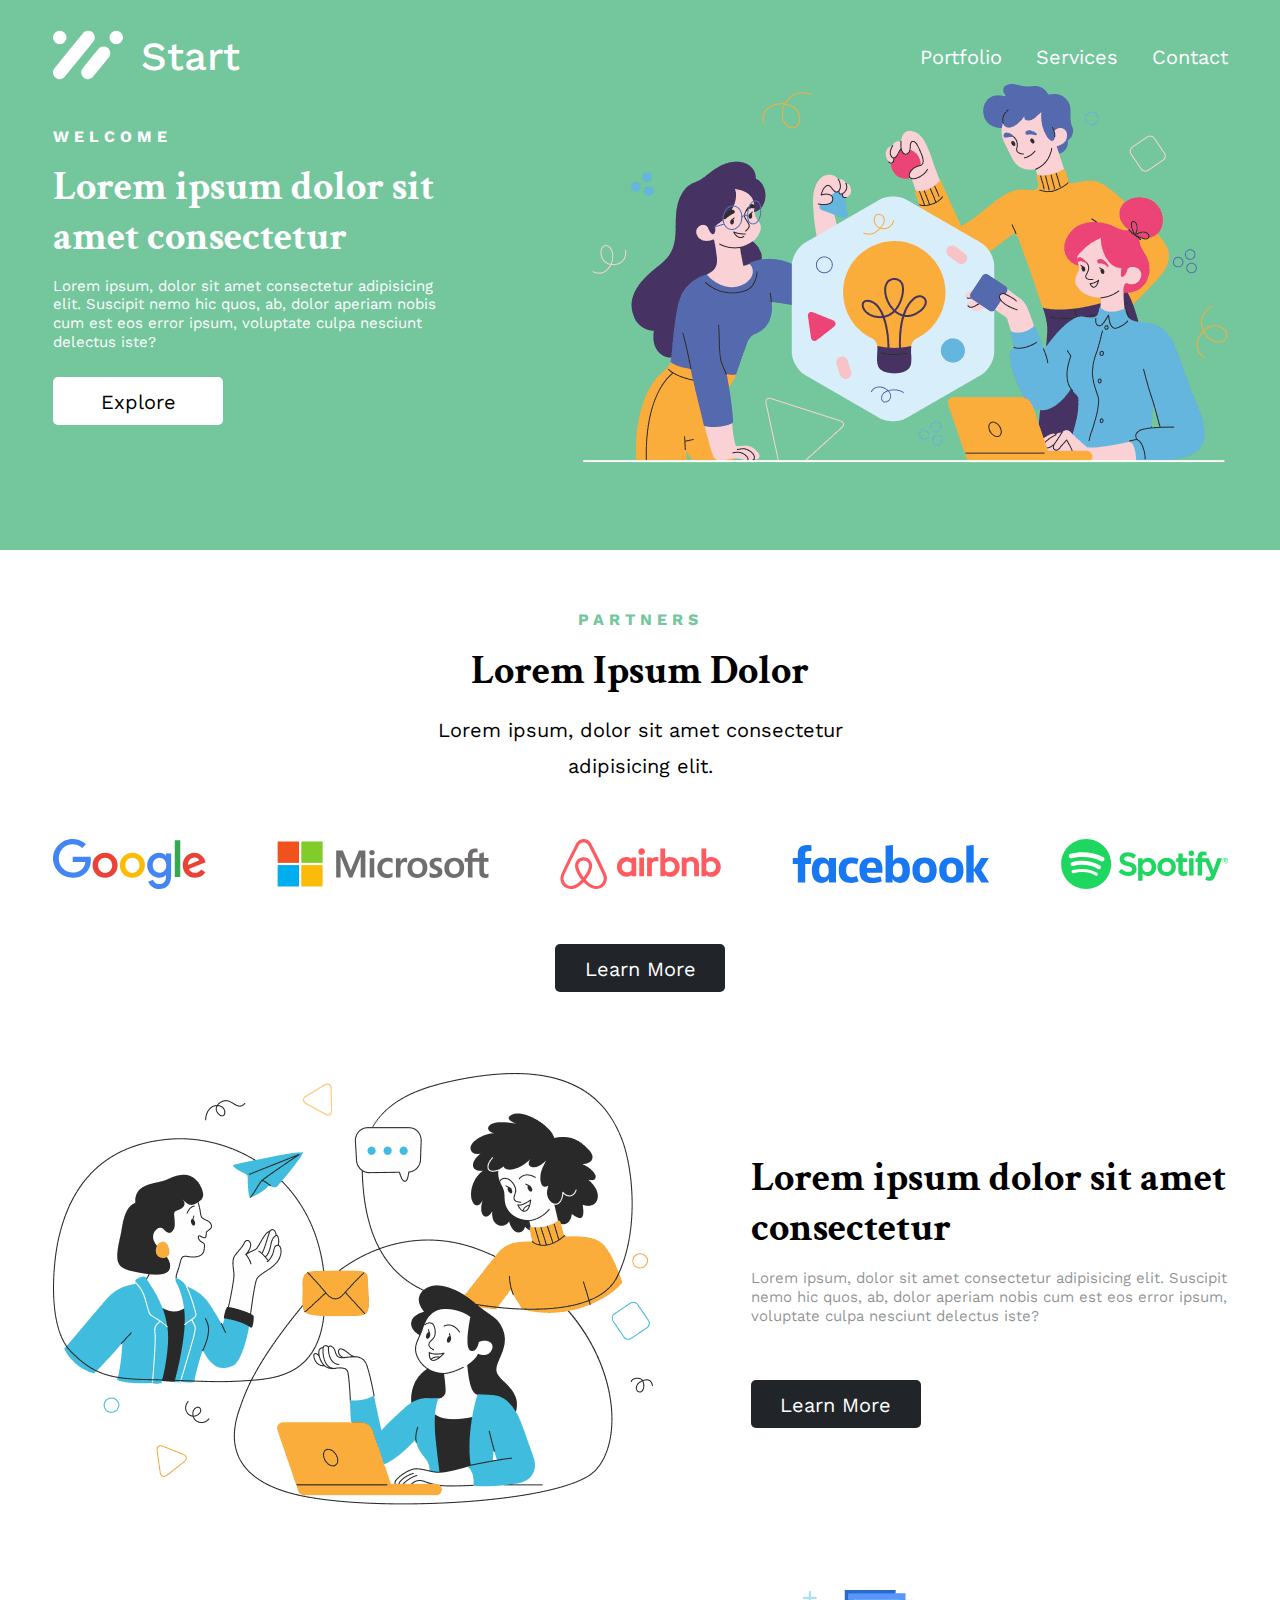
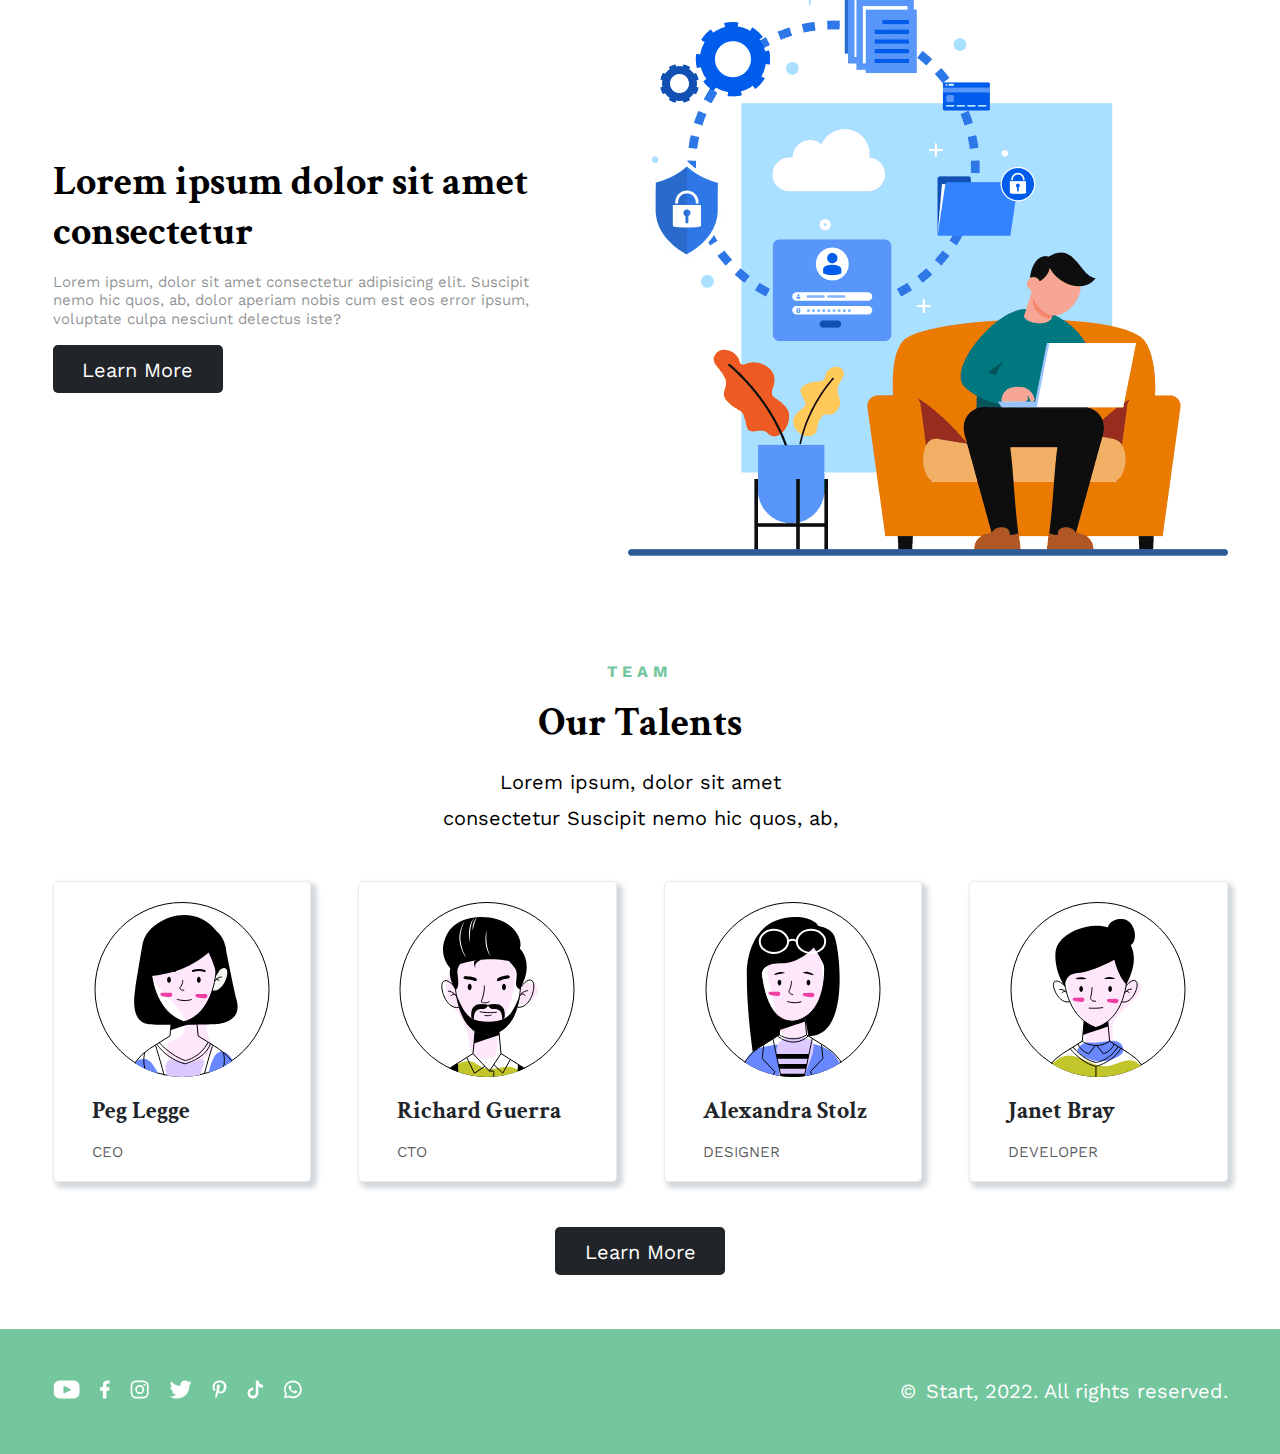
<file: index.html>
<!DOCTYPE html>
<html lang="en">
<head>
    <meta charset="UTF-8">
    <meta http-equiv="X-UA-Compatible" content="IE=edge">
    <meta name="viewport" content="width=device-width, initial-scale=1.0">
    <meta name="description" content="Lorem ipsum, dolor sit amet consectetur adipisicing elit. Suscipit nemo hic quos, ab, dolor aperiam nobis cum est eos error ipsum, voluptate culpa nesciunt delectus iste?">
    <meta name="keywords" content="Practice Project HTML CSS SASS">
    <link rel="preconnect" href="https://fonts.googleapis.com">
    <link rel="preconnect" href="https://fonts.gstatic.com" crossorigin>
    <link href="https://fonts.googleapis.com/css2?family=Crimson+Text:wght@700&family=Work+Sans:wght@400;500;700&display=swap" rel="stylesheet">
    <link rel="stylesheet" href="CSS/landing/project-styles.css">
    <title>Start landing</title>
</head>
<body>
    <div class="top">
        <header class="top__wrapper">
                <nav class="nav">
                    <div class="nav__container">
                        <div class="nav__logo">
                            <a href="index.html" class="logo-link"><img src="./images/header/project-logo.svg" alt="logo" class="logo-img"></a>
                            <a href="index.html" class="logo-text">Start</a>
                        </div>
                        <ul class="nav__list">
                            <li class="nav__item"><a href="porfolio.html" class="nav__link">Portfolio</a></li>
                            <li class="nav__item"><a href="services.html" class="nav__link">Services</a></li>
                            <li class="nav__item"><a href="contact.html" class="nav__link">Contact</a></li>
                        </ul>
                        <div class="nav__burger">
                            <span class="burger__line"></span>
                        </div>
                    </div>
                </nav>
                <div class="header__container">
                    <div class="header__content">
                        <span class="subtitle header__subtitle">welcome</span>
                        <h1 class="title header__title">Lorem ipsum dolor sit amet consectetur</h1>
                        <p class="text header__text">Lorem ipsum, dolor sit amet consectetur adipisicing elit. Suscipit nemo hic quos, ab, dolor aperiam nobis cum est eos error ipsum, voluptate culpa nesciunt delectus iste?</p>
                        <a href="index.html" class="btn header__btn">Explore</a>
                    </div>
                    <div class="header__img-box">
                        <img src="./images/header/header-img.png" alt="picture" class="header__img">
                    </div>
                </div>
            </header>
    </div>
    <main class="main">
        <section class="partners">
            <div class="partners__content">
                <span class="subtitle partners__subtitle">partners</span>
                <h2 class="title partners__title">Lorem Ipsum Dolor</h2>
                <p class="anotation partners__anotation">Lorem ipsum, dolor sit amet consectetur adipisicing elit.</p>
            </div>
            <div class="partners__companies">
                <div class="companies-logo">
                    <img src="./images/home/google.svg" alt="Google" class="companies-logo__item">
                    <img src="./images/home/microsoft.svg" alt="Microsoft" class="companies-logo__item">
                    <img src="./images/home/airbnb.svg" alt="Airbnb" class="companies-logo__item">
                    <img src="./images/home/facebook.svg" alt="Facebook" class="companies-logo__item">
                    <img src="./images/home/spotify.svg" alt="Spotify" class="companies-logo__item">
                </div>
                <a href="index.html" class="btn partners__btn">Learn More</a>
            </div>
        </section>
        <section class="mails">
            <div class="mails__img-box">
                <img src="./images/home/main-project-img1.png" alt="mails" class="mails__img">
            </div>
            <div class="mails__content">
                <h2 class="title mails__title">Lorem ipsum dolor sit amet consectetur </h2>
                <p class="text mails__text">Lorem ipsum, dolor sit amet consectetur adipisicing elit. Suscipit nemo hic quos, ab, dolor aperiam nobis cum est eos error ipsum, voluptate culpa nesciunt delectus iste?</p>
                <a href="index.html" class="btn mails__btn">Learn More</a>
            </div>
        </section>
        <section class="learning">
            <div class="learning__content">
                <h2 class="title learning__title">Lorem ipsum dolor sit amet consectetur </h2>
                <p class="text learning__text">Lorem ipsum, dolor sit amet consectetur adipisicing elit. Suscipit nemo hic quos, ab, dolor aperiam nobis cum est eos error ipsum, voluptate culpa nesciunt delectus iste?</p>
                <a href="index.html" class="btn learning__btn">Learn More</a>
            </div>
            <div class="learnig__img-box">
                <img src="./images/home/main-project-img2.png" alt="learning" class="learning__img">
            </div>
        </section>
        <section class="talents">
            <div class="talents__content">
                <span class="subtitle talents__subtitle">team</span>
                <h2 class="title talents__title">Our Talents</h2>
                <p class="anotation talents__anotation">Lorem ipsum, dolor sit amet consectetur Suscipit nemo hic quos, ab,</p>
            </div>
            <div class="talents__cards">
                <figure class="talents__item item1">
                    <img src="./images/home/avatars/progect-card-avatar.svg" alt="avatar" class="item__img">
                    <figcaption class="item__name">Peg Legge</figcaption>
                    <p class="item__profession">CEO</p>
                </figure>
                <figure class="talents__item item2">
                    <img src="./images/home/avatars/progect-card-avatar2.svg" alt="avatar" class="item__img">
                    <figcaption class="item__name">Richard Guerra</figcaption>
                    <p class="item__profession">CTO</p>
                </figure>
                <figure class="talents__item item3">
                    <img src="./images/home/avatars/progect-card-avatar3.svg" alt="avatar" class="item__img">
                    <figcaption class="item__name">Alexandra Stolz</figcaption>
                    <p class="item__profession">DESIGNER</p>
                </figure>
                <figure class="talents__item item4">
                    <img src="./images/home/avatars/progect-card-avatar4.svg" alt="avatar" class="item__img">
                    <figcaption class="item__name">Janet Bray</figcaption>
                    <p class="item__profession">DEVELOPER</p>
                </figure>
                
            </div>
            <a href="index.html" class="btn talents__btn">Learn More</a>
        </section>
    </main>
    <footer class="footer">
        <section class="footer__wrapper">
            <div class="socials">
                <a href="index.html" class="socials__link"><img src="./images/footer/soc (1).svg" alt="youtube" class="socials__item"></a>
                <a href="index.html" class="socials__link"><img src="./images/footer/soc (2).svg" alt="facebook" class="socials__item"></a>
                <a href="index.html" class="socials__link"><img src="./images/footer/soc (3).svg" alt="instagram" class="socials__item"></a>
                <a href="index.html" class="socials__link"><img src="./images/footer/soc (4).svg" alt="twitter" class="socials__item"></a>
                <a href="index.html" class="socials__link"><img src="./images/footer/soc (5).svg" alt="pinterest" class="socials__item"></a>
                <a href="index.html" class="socials__link"><img src="./images/footer/soc (6).svg" alt="tiktok" class="socials__item"></a>
                <a href="index.html" class="socials__link"><img src="./images/footer/soc (7).svg" alt="whatsapp" class="socials__item"></a>
            </div>
            <div class="copyright">
                <span class="copyright__text">Start, 2022. All rights reserved.</span>
            </div>
        </section>
    </footer>
</body>
</html>
</file>
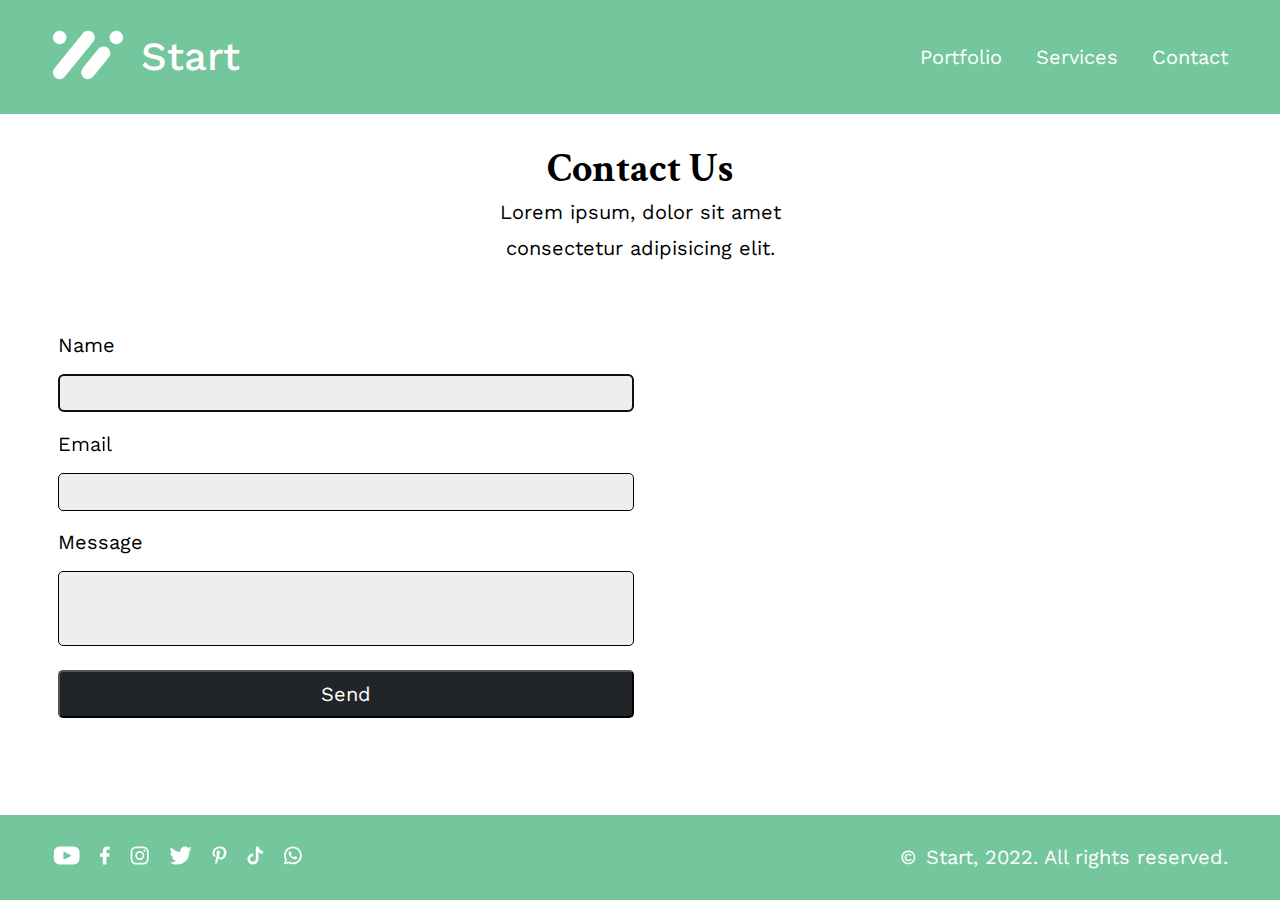
<file: contact.html>
<!DOCTYPE html>
<html lang="en">
<head>
    <meta charset="UTF-8">
    <meta http-equiv="X-UA-Compatible" content="IE=edge">
    <meta name="viewport" content="width=device-width, initial-scale=1.0">
    <meta name="description" content="Lorem ipsum, dolor sit amet consectetur adipisicing elit. Suscipit nemo hic quos, ab, dolor aperiam nobis cum est eos error ipsum, voluptate culpa nesciunt delectus iste?">
    <meta name="keywords" content="Practice Project HTML CSS SASS">
    <link rel="preconnect" href="https://fonts.googleapis.com">
    <link rel="preconnect" href="https://fonts.gstatic.com" crossorigin>
    <link href="https://fonts.googleapis.com/css2?family=Crimson+Text:wght@700&family=Work+Sans:wght@400;500;700&display=swap" rel="stylesheet">
    <link rel="stylesheet" href="CSS/contact/contact-styles.css">
    <title>Contact Us</title>
</head>
<body>
    <div class="wrapper">
        <header class="header">
            <nav class="nav">
                <div class="nav__container">
                    <div class="nav__logo">
                        <a href="index.html" class="logo-link"><img src="./images/header/project-logo.svg" alt="logo" class="logo-img"></a>
                        <a href="index.html" class="logo-text">Start</a>
                    </div>
                    <ul class="nav__list">
                        <li class="nav__item"><a href="porfolio.html" class="nav__link">Portfolio</a></li>
                        <li class="nav__item"><a href="services.html" class="nav__link">Services</a></li>
                        <li class="nav__item"><a href="contact.html" class="nav__link">Contact</a></li>
                    </ul>
                    <div class="nav__burger">
                        <span class="burger__line"></span>
                    </div>
                </div>
            </nav>
        </header>
        <section class="contact-us">
            <h2 class="title contact-us__title">Contact Us</h2>
            <p class="anotation contact-us__anotation">Lorem ipsum, dolor sit amet consectetur adipisicing elit.</p>
        </section>
        <main class="main">
            <form action="/" class="form main__form" autocomplete="on">
                <div class="form__item">
                    <label for="name">Name</label>
                    <input type="text" class="name" autofocus required maxlength="40">
                </div>
                <div class="form__item">
                    <label for="email">Email</label>
                    <input type="email" class="email" required  maxlength="40">
                </div>
                <div class="form__item">
                    <label for="message">Message</label>
                    <textarea name="message" class="message" required maxlength="300"></textarea>
                </div>
                <input type="submit" class="btn btn__form" value="Send">
            </form>
            <div class="map main__map">
                <script type="text/javascript" charset="utf-8" async src="https://api-maps.yandex.ru/services/constructor/1.0/js/?um=constructor%3Af7d3c19831320dd56d3d038c442e1c6fb57649af90fff25e8733a7fad5caa51e&amp;height=385&amp;lang=ru_RU&amp;scroll=false"></script>
            </div>
        </main>
        <footer class="footer">
            <section class="footer__wrapper">
                <div class="socials">
                    <a href="index.html" class="socials__link"><img src="./images/footer/soc (1).svg" alt="youtube" class="socials__item"></a>
                    <a href="index.html" class="socials__link"><img src="./images/footer/soc (2).svg" alt="facebook" class="socials__item"></a>
                    <a href="index.html" class="socials__link"><img src="./images/footer/soc (3).svg" alt="instagram" class="socials__item"></a>
                    <a href="index.html" class="socials__link"><img src="./images/footer/soc (4).svg" alt="twitter" class="socials__item"></a>
                    <a href="index.html" class="socials__link"><img src="./images/footer/soc (5).svg" alt="pinterest" class="socials__item"></a>
                    <a href="index.html" class="socials__link"><img src="./images/footer/soc (6).svg" alt="tiktok" class="socials__item"></a>
                    <a href="index.html" class="socials__link"><img src="./images/footer/soc (7).svg" alt="whatsapp" class="socials__item"></a>
                </div>
                <div class="copyright">
                    <span class="copyright__text">Start, 2022. All rights reserved.</span>
                </div>
            </section>
        </footer>
    </div>
</body>
</html>
</file>
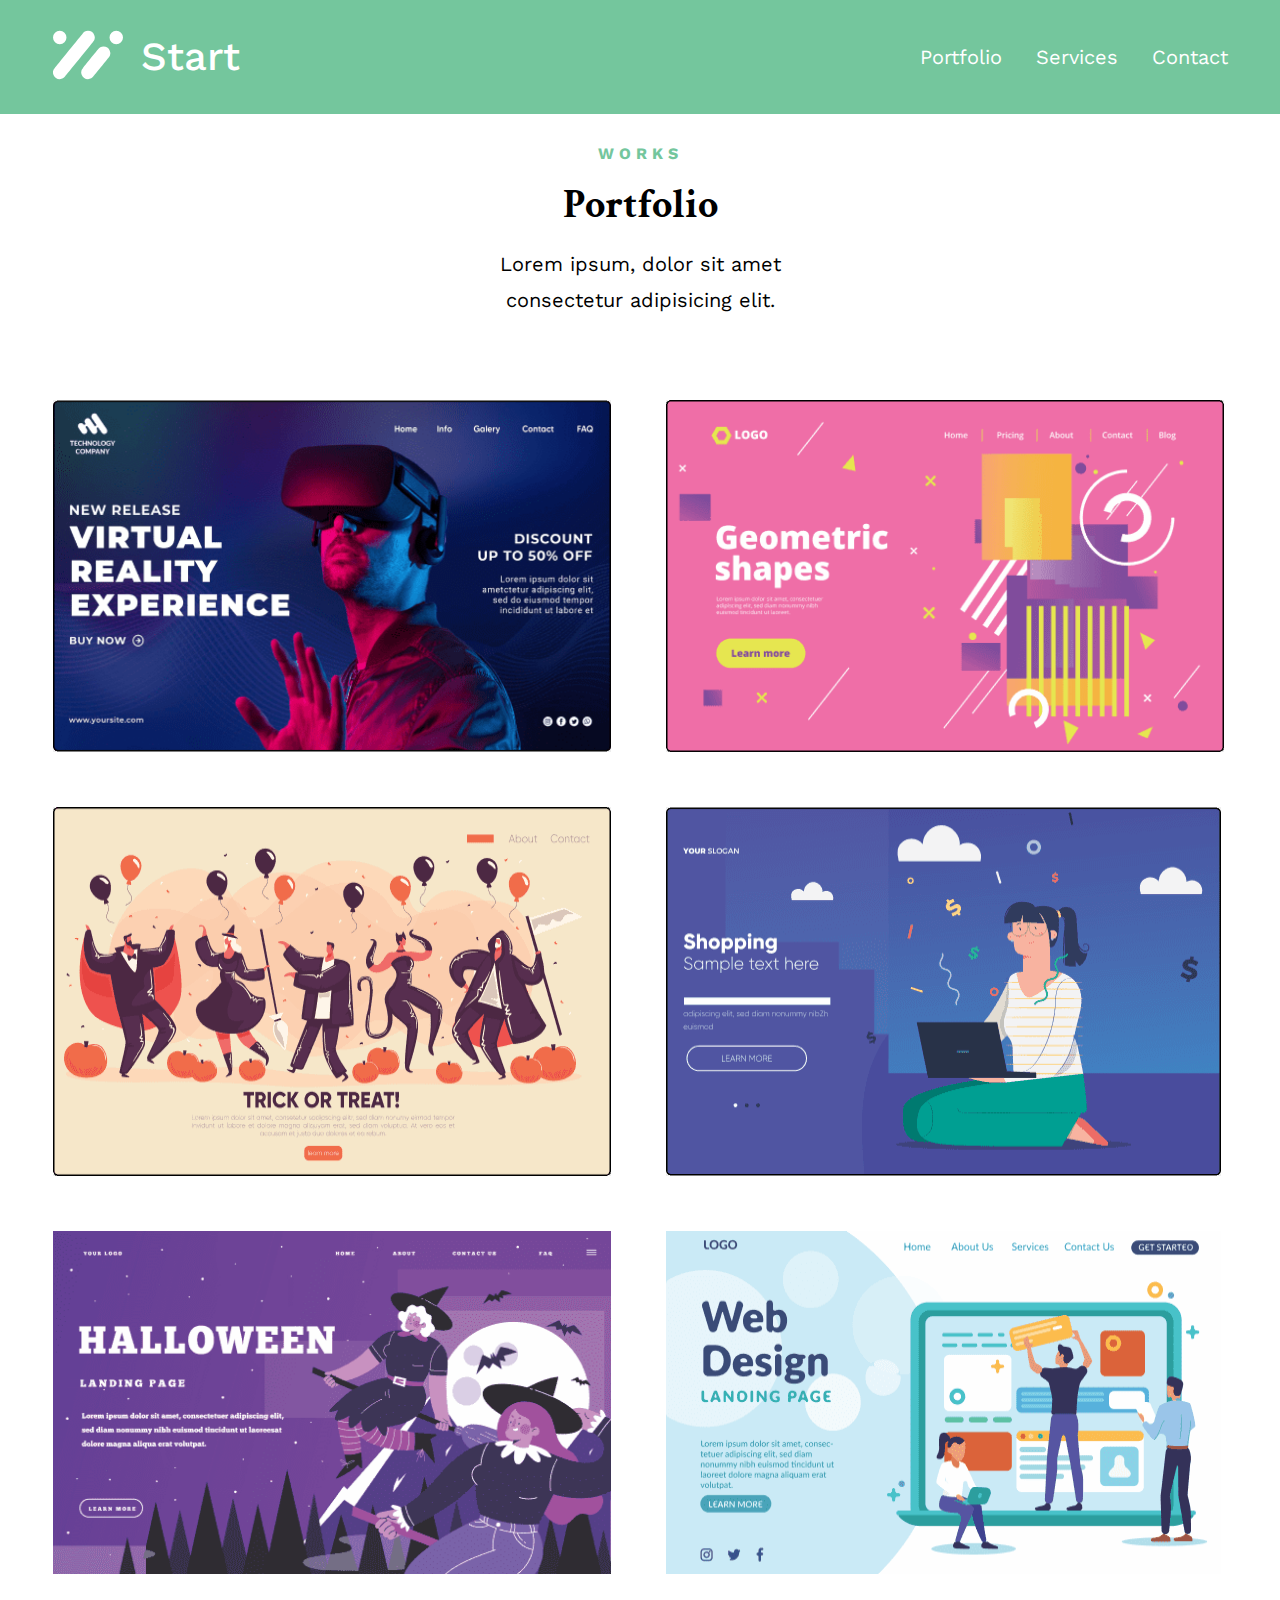
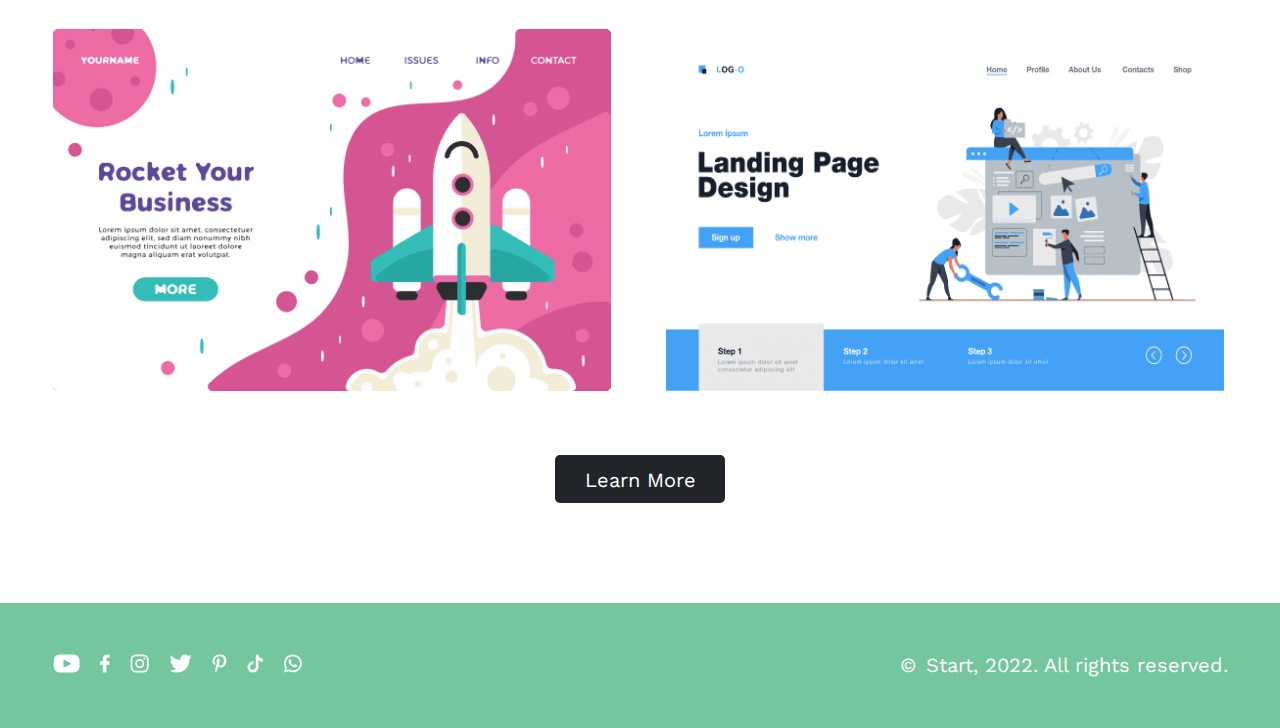
<file: porfolio.html>
<!DOCTYPE html>
<html lang="en">
<head>
    <meta charset="UTF-8">
    <meta http-equiv="X-UA-Compatible" content="IE=edge">
    <meta name="viewport" content="width=device-width, initial-scale=1.0">
    <meta name="description" content="Lorem ipsum, dolor sit amet consectetur adipisicing elit. Suscipit nemo hic quos, ab, dolor aperiam nobis cum est eos error ipsum, voluptate culpa nesciunt delectus iste?">
    <meta name="keywords" content="Practice Project HTML CSS SASS">
    <link rel="preconnect" href="https://fonts.googleapis.com">
    <link rel="preconnect" href="https://fonts.gstatic.com" crossorigin>
    <link href="https://fonts.googleapis.com/css2?family=Crimson+Text:wght@700&family=Work+Sans:wght@400;500;700&display=swap" rel="stylesheet">
    <link rel="stylesheet" href="CSS/portfolio/portfolio-styles.css">
    <title>Portfolio</title>
</head>
<body>
    <header class="header">
        <nav class="nav">
            <div class="nav__container">
                <div class="nav__logo">
                    <a href="index.html" class="logo-link"><img src="./images/header/project-logo.svg" alt="logo" class="logo-img"></a>
                    <a href="index.html" class="logo-text">Start</a>
                </div>
                <ul class="nav__list">
                    <li class="nav__item"><a href="porfolio.html" class="nav__link">Portfolio</a></li>
                    <li class="nav__item"><a href="services.html" class="nav__link">Services</a></li>
                    <li class="nav__item"><a href="contact.html" class="nav__link">Contact</a></li>
                </ul>
                <div class="nav__burger">
                    <span class="burger__line"></span>
                </div>
            </div>
        </nav>
    </header>
    <section class="works">
        <span class="subtitle works__subtitle">Works</span>
        <h2 class="title works__title">Portfolio</h2>
        <p class="anotation works__anotation">Lorem ipsum, dolor sit amet consectetur adipisicing elit.</p>
    </section>
    <section class="pictures">
        <div class="pictures__item"><img src="./images/portfolio/portfolio-item (1).png" alt="screenshot" class="pictures__img"></div>
        <div class="pictures__item"><img src="./images/portfolio/portfolio-item (2).png" alt="screenshot" class="pictures__img"></div>
        <div class="pictures__item"><img src="./images/portfolio/portfolio-item (3).png" alt="screenshot" class="pictures__img"></div>
        <div class="pictures__item"><img src="./images/portfolio/portfolio-item (4).png" alt="screenshot" class="pictures__img"></div>
        <div class="pictures__item"><img src="./images/portfolio/portfolio-item (5).png" alt="screenshot" class="pictures__img"></div>
        <div class="pictures__item"><img src="./images/portfolio/portfolio-item (6).png" alt="screenshot" class="pictures__img"></div>
        <div class="pictures__item"><img src="./images/portfolio/portfolio-item (7).png" alt="screenshot" class="pictures__img"></div>
        <div class="pictures__item"><img src="./images/portfolio/portfolio-item (8).png" alt="screenshot" class="pictures__img"></div>
    </section>
    <a href="index.html" class="btn talents__btn">Learn More</a>
    <footer class="footer">
        <section class="footer__wrapper">
            <div class="socials">
                <a href="index.html" class="socials__link"><img src="./images/footer/soc (1).svg" alt="youtube" class="socials__item"></a>
                <a href="index.html" class="socials__link"><img src="./images/footer/soc (2).svg" alt="facebook" class="socials__item"></a>
                <a href="index.html" class="socials__link"><img src="./images/footer/soc (3).svg" alt="instagram" class="socials__item"></a>
                <a href="index.html" class="socials__link"><img src="./images/footer/soc (4).svg" alt="twitter" class="socials__item"></a>
                <a href="index.html" class="socials__link"><img src="./images/footer/soc (5).svg" alt="pinterest" class="socials__item"></a>
                <a href="index.html" class="socials__link"><img src="./images/footer/soc (6).svg" alt="tiktok" class="socials__item"></a>
                <a href="index.html" class="socials__link"><img src="./images/footer/soc (7).svg" alt="whatsapp" class="socials__item"></a>
            </div>
            <div class="copyright">
                <span class="copyright__text">Start, 2022. All rights reserved.</span>
            </div>
        </section>
    </footer>
</body>
</html>
</file>
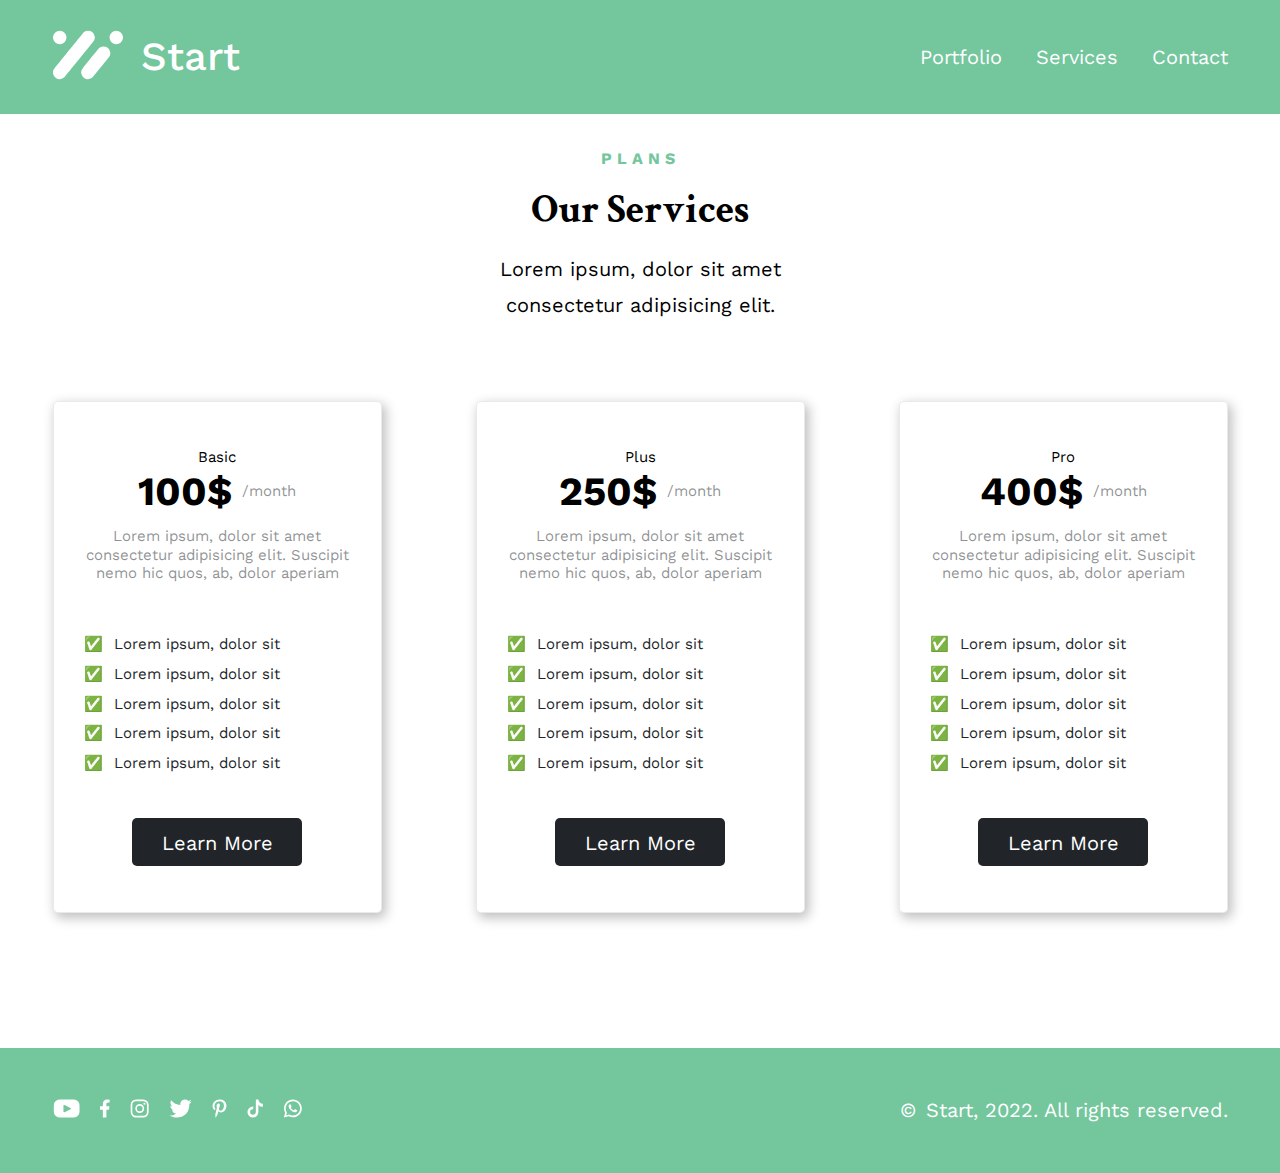
<file: services.html>
<!DOCTYPE html>
<html lang="en">
<head>
    <meta charset="UTF-8">
    <meta http-equiv="X-UA-Compatible" content="IE=edge">
    <meta name="viewport" content="width=device-width, initial-scale=1.0">
    <meta name="description" content="Lorem ipsum, dolor sit amet consectetur adipisicing elit. Suscipit nemo hic quos, ab, dolor aperiam nobis cum est eos error ipsum, voluptate culpa nesciunt delectus iste?">
    <meta name="keywords" content="Practice Project HTML CSS SASS">
    <link rel="preconnect" href="https://fonts.googleapis.com">
    <link rel="preconnect" href="https://fonts.gstatic.com" crossorigin>
    <link href="https://fonts.googleapis.com/css2?family=Crimson+Text:wght@700&family=Work+Sans:wght@400;500;700&display=swap" rel="stylesheet">
    <link rel="stylesheet" href="CSS/services/services-style.css">
    <title>Services</title>
</head>
<body>
    <header class="header">
        <nav class="nav">
            <div class="nav__container">
                <div class="nav__logo">
                    <a href="index.html" class="logo-link"><img src="./images/header/project-logo.svg" alt="logo" class="logo-img"></a>
                    <a href="index.html" class="logo-text">Start</a>
                </div>
                <ul class="nav__list">
                    <li class="nav__item"><a href="porfolio.html" class="nav__link">Portfolio</a></li>
                    <li class="nav__item"><a href="services.html" class="nav__link">Services</a></li>
                    <li class="nav__item"><a href="contact.html" class="nav__link">Contact</a></li>
                </ul>
                <div class="nav__burger">
                    <span class="burger__line"></span>
                </div>
            </div>
        </nav>
    </header>
    <section class="plans">
        <span class="subtitle plans__subtitle">Plans</span>
        <h2 class="title plans__title">Our Services</h2>
        <p class="anotation plans__anotation">Lorem ipsum, dolor sit amet consectetur adipisicing elit.</p>
    </section>
    <section class="tariffs">
        <div class="basic tariffs__basic">
            <span class="tariffs__name">Basic</span>
            <p class="tariffs__price"><span class="price__number">100$</span><span class="prisce__per-month">/month</span></p>
            <p class="text basic-text">Lorem ipsum, dolor sit amet consectetur adipisicing elit. Suscipit nemo hic quos, ab, dolor aperiam</p>
            <ul class="tariffs__features">
                <li class="features__item"><span class="features__text">Lorem ipsum, dolor sit</span></li>
                <li class="features__item"><span class="features__text">Lorem ipsum, dolor sit</span></li>
                <li class="features__item"><span class="features__text">Lorem ipsum, dolor sit</span></li>
                <li class="features__item"><span class="features__text">Lorem ipsum, dolor sit</span></li>
                <li class="features__item"><span class="features__text">Lorem ipsum, dolor sit</span></li>
            </ul>
            <a href="index.html" class="btn features__btn">Learn More</a>
        </div>
        <div class="plus tariffs__plus">
            <span class="tariffs__name">Plus</span>
            <p class="tariffs__price"><span class="price__number">250$</span><span class="prisce__per-month">/month</span></p>
            <p class="text plus-text">Lorem ipsum, dolor sit amet consectetur adipisicing elit. Suscipit nemo hic quos, ab, dolor aperiam</p>
            <ul class="tariffs__features">
                <li class="features__item"><span class="features__text">Lorem ipsum, dolor sit</span></li>
                <li class="features__item"><span class="features__text">Lorem ipsum, dolor sit</span></li>
                <li class="features__item"><span class="features__text">Lorem ipsum, dolor sit</span></li>
                <li class="features__item"><span class="features__text">Lorem ipsum, dolor sit</span></li>
                <li class="features__item"><span class="features__text">Lorem ipsum, dolor sit</span></li>
            </ul>
            <a href="index.html" class="btn features__btn">Learn More</a>
        </div>
        <div class="pro tariffs__pro">
            <span class="tariffs__name">Pro</span>
            <p class="tariffs__price"><span class="price__number">400$</span><span class="prisce__per-month">/month</span></p>
            <p class="text pro-text">Lorem ipsum, dolor sit amet consectetur adipisicing elit. Suscipit nemo hic quos, ab, dolor aperiam</p>
            <ul class="tariffs__features">
                <li class="features__item"><span class="features__text">Lorem ipsum, dolor sit</span></li>
                <li class="features__item"><span class="features__text">Lorem ipsum, dolor sit</span></li>
                <li class="features__item"><span class="features__text">Lorem ipsum, dolor sit</span></li>
                <li class="features__item"><span class="features__text">Lorem ipsum, dolor sit</span></li>
                <li class="features__item"><span class="features__text">Lorem ipsum, dolor sit</span></li>
            </ul>
            <a href="/" class="btn features__btn">Learn More</a>
        </div>
        
    </section>
    <footer class="footer">
        <section class="footer__wrapper">
            <div class="socials">
                <a href="index.html" class="socials__link"><img src="./images/footer/soc (1).svg" alt="youtube" class="socials__item"></a>
                <a href="index.html" class="socials__link"><img src="./images/footer/soc (2).svg" alt="facebook" class="socials__item"></a>
                <a href="index.html" class="socials__link"><img src="./images/footer/soc (3).svg" alt="instagram" class="socials__item"></a>
                <a href="index.html" class="socials__link"><img src="./images/footer/soc (4).svg" alt="twitter" class="socials__item"></a>
                <a href="index.html" class="socials__link"><img src="./images/footer/soc (5).svg" alt="pinterest" class="socials__item"></a>
                <a href="index.html" class="socials__link"><img src="./images/footer/soc (6).svg" alt="tiktok" class="socials__item"></a>
                <a href="index.html" class="socials__link"><img src="./images/footer/soc (7).svg" alt="whatsapp" class="socials__item"></a>
            </div>
            <div class="copyright">
                <span class="copyright__text">Start, 2022. All rights reserved.</span>
            </div>
        </section>
    </footer>
</body>
</html>
</file>
<file: CSS/landing/project-styles.css>
@charset "UTF-8";
html {
  -webkit-box-sizing: border-box;
          box-sizing: border-box;
  font-size: 16px;
}

*, *:before, *:after {
  -webkit-box-sizing: inherit;
          box-sizing: inherit;
}

body, h1, h2, h3, h4, h5, h6, p, ol, ul, figure {
  margin: 0;
  padding: 0;
  font-weight: normal;
}

ol, ul {
  list-style: none;
}

img {
  max-width: 100%;
  height: auto;
}

p {
  line-height: 0;
}

body {
  width: 100vw;
  height: 100%;
  margin: 0 auto;
  overflow-x: hidden;
}

.subtitle {
  font-family: 'Work Sans';
  font-style: normal;
  font-weight: 700;
  font-size: 16px;
  line-height: 125%;
  letter-spacing: 5px;
  text-transform: uppercase;
  color: #74C69D;
}

.title {
  font-family: 'Crimson Text';
  font-style: normal;
  font-weight: 700;
  font-size: 40px;
  line-height: 125%;
  color: #000;
}

.text {
  font-family: 'Work Sans';
  font-style: normal;
  font-weight: 400;
  font-size: 15px;
  line-height: 125%;
  color: rgba(33, 37, 41, 0.5);
}

.btn {
  font-family: 'Work Sans';
  font-style: normal;
  font-weight: 400;
  font-size: 20px;
  line-height: 125%;
  text-align: center;
  color: #FFFFFF;
  width: 170px;
  height: 48px;
  padding: 13px 48px 10px;
  background-color: #212529;
  text-decoration: none;
  border-radius: 5px;
}

.anotation {
  font-family: 'Work Sans';
  font-style: normal;
  font-weight: 400;
  font-size: 20px;
  line-height: 180%;
  text-align: center;
  color: #000000;
}

.item__name {
  font-family: 'Crimson Text';
  font-style: normal;
  font-weight: 700;
  font-size: 24px;
  line-height: 125%;
  color: #212529;
}

.item__profession {
  font-family: 'Work Sans';
  font-style: normal;
  font-weight: 400;
  font-size: 15px;
  line-height: 125%;
  color: rgba(33, 37, 41, 0.75);
}

.top {
  background-color: #74C69D;
}
.top .top__wrapper {
  max-width: 1175px;
  margin: 0 auto;
  padding-top: 84px;
}
.top .top__wrapper .nav {
  position: fixed;
  top: 0;
  left: 0;
  width: 100%;
  padding-top: 30px;
  background-color: #74C69D;
}
@media screen and (max-width: 700px) {
  .top .top__wrapper .nav {
    padding-top: 5px;
  }
}
.top .top__wrapper .nav .nav__container {
  display: -webkit-box;
  display: -ms-flexbox;
  display: flex;
  -webkit-box-pack: justify;
      -ms-flex-pack: justify;
          justify-content: space-between;
  -webkit-box-align: center;
      -ms-flex-align: center;
          align-items: center;
  max-width: 1175px;
  margin: 0 auto;
}
@media screen and (max-width: 1250px) {
  .top .top__wrapper .nav .nav__container {
    -ms-flex-pack: distribute;
        justify-content: space-around;
  }
}
@media screen and (max-width: 700px) {
  .top .top__wrapper .nav .nav__container {
    -webkit-box-pack: justify;
        -ms-flex-pack: justify;
            justify-content: space-between;
  }
}
.top .top__wrapper .nav .nav__container .nav__burger {
  display: none;
}
.top .top__wrapper .nav .nav__container .nav__burger .burger__line {
  position: absolute;
  top: 15px;
  left: 0;
  width: 30px;
  height: 4px;
  background-color: #fff;
}
.top .top__wrapper .nav .nav__container .nav__burger .burger__line::before {
  content: "";
  background-color: #fff;
  position: absolute;
  width: 100%;
  height: 4px;
  left: 0;
  top: -10px;
}
.top .top__wrapper .nav .nav__container .nav__burger .burger__line::after {
  content: "";
  background-color: #fff;
  position: absolute;
  width: 100%;
  height: 4px;
  left: 0;
  bottom: -10px;
}
@media screen and (max-width: 700px) {
  .top .top__wrapper .nav .nav__container .nav__burger {
    display: block;
    position: relative;
    width: 30px;
    height: 30px;
    margin-right: 35px;
  }
}
.top .top__wrapper .nav .nav__container .nav__logo {
  display: -webkit-box;
  display: -ms-flexbox;
  display: flex;
  -webkit-box-pack: justify;
      -ms-flex-pack: justify;
          justify-content: space-between;
  -webkit-box-align: center;
      -ms-flex-align: center;
          align-items: center;
  gap: 18px;
}
.top .top__wrapper .nav .nav__container .nav__logo .logo-text {
  font-family: 'Work Sans';
  font-style: normal;
  font-weight: 500;
  font-size: 40px;
  line-height: 125%;
  color: #fff;
  text-decoration: none;
}
.top .top__wrapper .nav .nav__container .nav__list {
  margin: 12.5px 0;
}
@media screen and (max-width: 700px) {
  .top .top__wrapper .nav .nav__container .nav__list {
    display: none;
  }
}
.top .top__wrapper .nav .nav__container .nav__list .nav__item {
  display: inline-block;
  margin-left: 30px;
}
.top .top__wrapper .nav .nav__container .nav__list .nav__item:first-child {
  margin-left: 0;
}
.top .top__wrapper .nav .nav__container .nav__list .nav__item .nav__link {
  font-family: 'Work Sans';
  font-style: normal;
  font-weight: 400;
  color: #fff;
  font-size: 20px;
  line-height: 125%;
  text-align: right;
  text-decoration: none;
}
.top .top__wrapper .nav .nav__container .nav__list .nav__item .nav__link:hover {
  text-decoration: underline;
}
.top .top__wrapper .header__container {
  display: -webkit-box;
  display: -ms-flexbox;
  display: flex;
  -webkit-box-pack: justify;
      -ms-flex-pack: justify;
          justify-content: space-between;
  -webkit-box-align: center;
      -ms-flex-align: center;
          align-items: center;
  padding-bottom: 83px;
}
@media screen and (max-width: 911px) {
  .top .top__wrapper .header__container {
    -webkit-box-orient: vertical;
    -webkit-box-direction: reverse;
        -ms-flex-direction: column-reverse;
            flex-direction: column-reverse;
    padding-top: 30px;
  }
}
.top .top__wrapper .header__container .header__content {
  width: 33%;
  margin: 39.5px 120px 39.5px 0;
}
@media screen and (max-width: 911px) {
  .top .top__wrapper .header__container .header__content {
    width: 80%;
    margin: 0;
    padding-top: 30px;
    display: -webkit-box;
    display: -ms-flexbox;
    display: flex;
    -webkit-box-orient: vertical;
    -webkit-box-direction: normal;
        -ms-flex-direction: column;
            flex-direction: column;
    -webkit-box-align: center;
        -ms-flex-align: center;
            align-items: center;
  }
  .top .top__wrapper .header__container .header__content .header__text {
    text-align: center;
  }
  .top .top__wrapper .header__container .header__content .header__title {
    text-align: center;
  }
}
.top .top__wrapper .header__container .header__content .header__subtitle {
  color: #fff;
  display: block;
  margin-bottom: 15px;
}
.top .top__wrapper .header__container .header__content .header__title {
  color: #fff;
  display: block;
  margin-bottom: 15px;
}
.top .top__wrapper .header__container .header__content .header__text {
  color: #fff;
  display: block;
  margin-bottom: 25px;
}
.top .top__wrapper .header__container .header__content .header__btn {
  color: #000;
  background-color: #fff;
  display: block;
}
.top .top__wrapper .header__container .header__content .header__btn:hover {
  text-decoration: underline;
}

.main {
  margin: 0 auto;
  background-color: #fff;
}
.main .partners {
  display: -webkit-box;
  display: -ms-flexbox;
  display: flex;
  -webkit-box-orient: vertical;
  -webkit-box-direction: normal;
      -ms-flex-direction: column;
          flex-direction: column;
  -webkit-box-align: center;
      -ms-flex-align: center;
          align-items: center;
  max-width: 1175px;
  margin: 0 auto;
  padding-top: 60px;
}
.main .partners .partners__content {
  display: -webkit-box;
  display: -ms-flexbox;
  display: flex;
  -webkit-box-orient: vertical;
  -webkit-box-direction: normal;
      -ms-flex-direction: column;
          flex-direction: column;
  -webkit-box-align: center;
      -ms-flex-align: center;
          align-items: center;
  width: 35%;
}
.main .partners .partners__content .partners__subtitle {
  display: block;
  margin-bottom: 16px;
}
.main .partners .partners__content .partners__title {
  display: block;
  margin-bottom: 16px;
}
.main .partners .partners__content .partners__anotation {
  margin-bottom: 55px;
}
@media screen and (max-width: 975px) {
  .main .partners .partners__content {
    width: 80%;
  }
  .main .partners .partners__content .partners__title, .main .partners .partners__content .partners__anotation {
    text-align: center;
  }
}
.main .partners .partners__companies {
  display: -webkit-box;
  display: -ms-flexbox;
  display: flex;
  -webkit-box-orient: vertical;
  -webkit-box-direction: normal;
      -ms-flex-direction: column;
          flex-direction: column;
  -webkit-box-align: center;
      -ms-flex-align: center;
          align-items: center;
  width: 100%;
}
.main .partners .partners__companies .companies-logo {
  width: 100%;
  display: -webkit-box;
  display: -ms-flexbox;
  display: flex;
  -webkit-box-pack: justify;
      -ms-flex-pack: justify;
          justify-content: space-between;
  -webkit-box-align: center;
      -ms-flex-align: center;
          align-items: center;
  -ms-flex-wrap: wrap;
      flex-wrap: wrap;
  gap: 30px;
}
.main .partners .partners__companies .companies-logo .companies-logo__item {
  max-width: 100%;
}
@media screen and (max-width: 375px) {
  .main .partners .partners__companies .companies-logo .companies-logo__item {
    display: block;
    margin: 0 auto;
  }
}
@media screen and (max-width: 815px) {
  .main .partners .partners__companies .companies-logo {
    row-gap: 30px;
    -webkit-column-gap: 20px;
            column-gap: 20px;
  }
}
.main .partners .partners__companies .partners__btn {
  display: inline-block;
  margin-top: 55px;
  padding-left: 29px;
  padding-right: 29px;
}
.main .partners .partners__companies .partners__btn:hover {
  text-decoration: underline;
}
@media screen and (max-width: 900px) {
  .main .partners .partners__companies .partners__btn {
    margin-top: 20px;
  }
}

.mails {
  max-width: 1175px;
  margin: 0 auto;
  padding-top: 73px;
  display: -webkit-box;
  display: -ms-flexbox;
  display: flex;
  -webkit-box-pack: justify;
      -ms-flex-pack: justify;
          justify-content: space-between;
  -webkit-box-align: center;
      -ms-flex-align: center;
          align-items: center;
}
.mails .mails__img-box {
  max-width: 600px;
}
.mails .mails__content {
  max-width: 45%;
  padding: 88.2px 0 88.2px 52px;
}
.mails .mails__content .mails__title {
  display: block;
  margin-bottom: 16px;
}
@media screen and (max-width: 912px) {
  .mails .mails__content .mails__title {
    text-align: center;
  }
}
.mails .mails__content .mails__text {
  display: block;
  margin-bottom: 16px;
}
@media screen and (max-width: 912px) {
  .mails .mails__content .mails__text {
    text-align: center;
  }
}
.mails .mails__content .mails__btn {
  display: block;
  margin-top: 55px;
  padding-left: 29px;
  padding-right: 29px;
}
.mails .mails__content .mails__btn:hover {
  text-decoration: underline;
}
@media screen and (max-width: 912px) {
  .mails .mails__content .mails__btn {
    margin-top: 0px;
  }
}
@media screen and (max-width: 912px) {
  .mails .mails__content {
    display: -webkit-box;
    display: -ms-flexbox;
    display: flex;
    -webkit-box-orient: vertical;
    -webkit-box-direction: normal;
        -ms-flex-direction: column;
            flex-direction: column;
    -webkit-box-align: center;
        -ms-flex-align: center;
            align-items: center;
    padding: 30px 0 0;
    max-width: 80%;
  }
}
@media screen and (max-width: 912px) {
  .mails {
    -webkit-box-orient: vertical;
    -webkit-box-direction: normal;
        -ms-flex-direction: column;
            flex-direction: column;
    -webkit-box-align: center;
        -ms-flex-align: center;
            align-items: center;
  }
}

.learning {
  max-width: 1175px;
  display: -webkit-box;
  display: -ms-flexbox;
  display: flex;
  -webkit-box-pack: justify;
      -ms-flex-pack: justify;
          justify-content: space-between;
  -webkit-box-align: center;
      -ms-flex-align: center;
          align-items: center;
  margin: 0 auto;
  padding-top: 73px;
}
.learning .learnig__img-box {
  max-width: 600px;
}
.learning .learning__content {
  max-width: 45%;
  padding: 155.4px 52px 155.4px 0;
}
.learning .learning__content .learning__title {
  display: block;
  margin-bottom: 16px;
}
.learning .learning__content .learning__text {
  display: block;
  margin-bottom: 16px;
}
.learning .learning__content .learning__btn {
  display: block;
  padding-left: 29px;
  padding-right: 29px;
}
.learning .learning__content .learning__btn:hover {
  text-decoration: underline;
}
@media screen and (max-width: 912px) {
  .learning .learning__content {
    display: -webkit-box;
    display: -ms-flexbox;
    display: flex;
    -webkit-box-orient: vertical;
    -webkit-box-direction: normal;
        -ms-flex-direction: column;
            flex-direction: column;
    -webkit-box-align: center;
        -ms-flex-align: center;
            align-items: center;
    padding: 30px 0 0;
    max-width: 80%;
  }
  .learning .learning__content .learning__title, .learning .learning__content .learning__text {
    text-align: center;
  }
}
@media screen and (max-width: 912px) {
  .learning {
    -webkit-box-orient: vertical;
    -webkit-box-direction: reverse;
        -ms-flex-direction: column-reverse;
            flex-direction: column-reverse;
    -webkit-box-align: center;
        -ms-flex-align: center;
            align-items: center;
  }
}

.talents {
  max-width: 1175px;
  margin: 0 auto;
  padding-bottom: 54px;
  padding-top: 102px;
  width: 100%;
  display: -webkit-box;
  display: -ms-flexbox;
  display: flex;
  -webkit-box-orient: vertical;
  -webkit-box-direction: normal;
      -ms-flex-direction: column;
          flex-direction: column;
  -webkit-box-align: center;
      -ms-flex-align: center;
          align-items: center;
}
.talents .talents__btn {
  display: block;
  padding-left: 29px;
  padding-right: 29px;
}
.talents .talents__btn:hover {
  text-decoration: underline;
}
.talents .talents__content {
  margin: 0 auto;
  max-width: 404px;
  display: -webkit-box;
  display: -ms-flexbox;
  display: flex;
  -webkit-box-orient: vertical;
  -webkit-box-direction: normal;
      -ms-flex-direction: column;
          flex-direction: column;
  -webkit-box-align: center;
      -ms-flex-align: center;
          align-items: center;
  width: 80%;
}
.talents .talents__content .talents__subtitle {
  display: block;
  margin-bottom: 16px;
}
.talents .talents__content .talents__title {
  display: block;
  margin-bottom: 16px;
}
.talents .talents__content .talents__anotation {
  display: block;
}
.talents .talents__cards {
  width: 100%;
  display: -webkit-box;
  display: -ms-flexbox;
  display: flex;
  -webkit-box-pack: justify;
      -ms-flex-pack: justify;
          justify-content: space-between;
  -webkit-box-align: center;
      -ms-flex-align: center;
          align-items: center;
  -ms-flex-wrap: wrap;
      flex-wrap: wrap;
  row-gap: 25px;
  padding-top: 45px;
  margin-bottom: 45px;
}
.talents .talents__cards .talents__item {
  min-width: 22%;
  display: -webkit-box;
  display: -ms-flexbox;
  display: flex;
  -webkit-box-orient: vertical;
  -webkit-box-direction: normal;
      -ms-flex-direction: column;
          flex-direction: column;
  -webkit-box-align: center;
      -ms-flex-align: center;
          align-items: center;
  padding: 20px 38px;
  border-radius: 5px;
  -webkit-box-shadow: 4px 4px 5px 2px rgba(34, 60, 80, 0.2);
          box-shadow: 4px 4px 5px 2px rgba(34, 60, 80, 0.2);
  border: 1px solid rgba(33, 37, 41, 0.09);
}
.talents .talents__cards .talents__item .item__name {
  margin-top: 19px;
  -ms-flex-item-align: start;
      align-self: flex-start;
}
.talents .talents__cards .talents__item .item__profession {
  margin-top: 17px;
  -ms-flex-item-align: start;
      align-self: flex-start;
}
@media screen and (max-width: 841px) {
  .talents .talents__cards {
    -ms-flex-pack: distribute;
        justify-content: space-around;
  }
}

.footer {
  background-color: #74C69D;
}
.footer .footer__wrapper {
  max-width: 1175px;
  margin: 0 auto;
  padding: 50px 0px;
  display: -webkit-box;
  display: -ms-flexbox;
  display: flex;
  -webkit-box-pack: justify;
      -ms-flex-pack: justify;
          justify-content: space-between;
  -webkit-box-align: center;
      -ms-flex-align: center;
          align-items: center;
}
.footer .footer__wrapper .socials {
  display: -webkit-box;
  display: -ms-flexbox;
  display: flex;
  -webkit-box-pack: justify;
      -ms-flex-pack: justify;
          justify-content: space-between;
  gap: 20px;
}
.footer .footer__wrapper .copyright__text {
  font-family: 'Work Sans';
  font-style: normal;
  font-weight: 400;
  font-size: 20px;
  line-height: 125%;
  text-align: right;
  color: #FFFFFF;
}
.footer .footer__wrapper .copyright__text::before {
  content: "©";
  padding-right: 10px;
}
@media screen and (max-width: 650px) {
  .footer .footer__wrapper {
    -webkit-box-orient: vertical;
    -webkit-box-direction: normal;
        -ms-flex-direction: column;
            flex-direction: column;
    -webkit-box-align: center;
        -ms-flex-align: center;
            align-items: center;
    row-gap: 20px;
  }
}

/*# sourceMappingURL=project-styles.css.map */
</file>
<file: CSS/contact/contact-styles.css>
@charset "UTF-8";
html {
  -webkit-box-sizing: border-box;
          box-sizing: border-box;
  font-size: 16px;
}

*, *:before, *:after {
  -webkit-box-sizing: inherit;
          box-sizing: inherit;
}

body, h1, h2, h3, h4, h5, h6, p, ol, ul, figure {
  margin: 0;
  padding: 0;
  font-weight: normal;
}

ol, ul {
  list-style: none;
}

img {
  max-width: 100%;
  height: auto;
}

p {
  line-height: 0;
}

body {
  width: 100vw;
  height: 100%;
  margin: 0 auto;
  overflow-x: hidden;
}

.anotation {
  font-family: 'Work Sans';
  font-style: normal;
  font-weight: 400;
  font-size: 20px;
  line-height: 180%;
  text-align: center;
  color: #000000;
}

.title {
  font-family: 'Crimson Text';
  font-style: normal;
  font-weight: 700;
  font-size: 40px;
  line-height: 125%;
  color: #000;
}

.btn {
  font-family: 'Work Sans';
  font-style: normal;
  font-weight: 400;
  font-size: 20px;
  line-height: 125%;
  text-align: center;
  color: #FFFFFF;
  width: 170px;
  height: 48px;
  padding: 13px 48px 10px;
  background-color: #212529;
  text-decoration: none;
  border-radius: 5px;
}

.wrapper {
  min-height: 100vh;
  display: -webkit-box;
  display: -ms-flexbox;
  display: flex;
  -webkit-box-orient: vertical;
  -webkit-box-direction: normal;
      -ms-flex-direction: column;
          flex-direction: column;
}

.header {
  background-color: #74C69D;
}
.header .nav {
  width: 100%;
  padding-top: 30px;
  padding-bottom: 30px;
  background-color: #74C69D;
}
@media screen and (max-width: 700px) {
  .header .nav {
    padding-top: 5px;
    padding-bottom: 0;
  }
}
.header .nav .nav__container {
  display: -webkit-box;
  display: -ms-flexbox;
  display: flex;
  -webkit-box-pack: justify;
      -ms-flex-pack: justify;
          justify-content: space-between;
  -webkit-box-align: center;
      -ms-flex-align: center;
          align-items: center;
  max-width: 1175px;
  margin: 0 auto;
}
@media screen and (max-width: 1250px) {
  .header .nav .nav__container {
    -ms-flex-pack: distribute;
        justify-content: space-around;
  }
}
@media screen and (max-width: 700px) {
  .header .nav .nav__container {
    -webkit-box-pack: justify;
        -ms-flex-pack: justify;
            justify-content: space-between;
  }
}
.header .nav .nav__container .nav__burger {
  display: none;
}
.header .nav .nav__container .nav__burger .burger__line {
  position: absolute;
  top: 15px;
  left: 0;
  width: 30px;
  height: 4px;
  background-color: #fff;
}
.header .nav .nav__container .nav__burger .burger__line::before {
  content: "";
  background-color: #fff;
  position: absolute;
  width: 100%;
  height: 4px;
  left: 0;
  top: -10px;
}
.header .nav .nav__container .nav__burger .burger__line::after {
  content: "";
  background-color: #fff;
  position: absolute;
  width: 100%;
  height: 4px;
  left: 0;
  bottom: -10px;
}
@media screen and (max-width: 700px) {
  .header .nav .nav__container .nav__burger {
    display: block;
    position: relative;
    width: 30px;
    height: 30px;
    margin-right: 35px;
  }
}
.header .nav .nav__container .nav__logo {
  display: -webkit-box;
  display: -ms-flexbox;
  display: flex;
  -webkit-box-pack: justify;
      -ms-flex-pack: justify;
          justify-content: space-between;
  -webkit-box-align: center;
      -ms-flex-align: center;
          align-items: center;
  gap: 18px;
}
.header .nav .nav__container .nav__logo .logo-text {
  font-family: 'Work Sans';
  font-style: normal;
  font-weight: 500;
  font-size: 40px;
  line-height: 125%;
  color: #fff;
  text-decoration: none;
}
.header .nav .nav__container .nav__list {
  margin: 12.5px 0;
}
@media screen and (max-width: 700px) {
  .header .nav .nav__container .nav__list {
    display: none;
  }
}
.header .nav .nav__container .nav__list .nav__item {
  display: inline-block;
  margin-left: 30px;
}
.header .nav .nav__container .nav__list .nav__item:first-child {
  margin-left: 0;
}
.header .nav .nav__container .nav__list .nav__item .nav__link {
  font-family: 'Work Sans';
  font-style: normal;
  font-weight: 400;
  color: #fff;
  font-size: 20px;
  line-height: 125%;
  text-align: right;
  text-decoration: none;
}
.header .nav .nav__container .nav__list .nav__item .nav__link:hover {
  text-decoration: underline;
}

.contact-us {
  padding-top: 30px;
  display: -webkit-box;
  display: -ms-flexbox;
  display: flex;
  -webkit-box-orient: vertical;
  -webkit-box-direction: normal;
      -ms-flex-direction: column;
          flex-direction: column;
  -webkit-box-align: center;
      -ms-flex-align: center;
          align-items: center;
  width: 25%;
  margin: 0 auto;
}
@media screen and (max-width: 1120px) {
  .contact-us {
    width: 50%;
  }
}
@media screen and (max-width: 1120px) {
  .contact-us {
    width: 90%;
  }
}

.main {
  width: 1175px;
  margin: 67px auto 93px;
  display: -webkit-box;
  display: -ms-flexbox;
  display: flex;
  -webkit-box-align: center;
      -ms-flex-align: center;
          align-items: center;
  -webkit-box-pack: center;
      -ms-flex-pack: center;
          justify-content: center;
  gap: 24px;
}
@media screen and (max-width: 1174px) {
  .main {
    width: 100%;
    -webkit-box-orient: vertical;
    -webkit-box-direction: reverse;
        -ms-flex-direction: column-reverse;
            flex-direction: column-reverse;
  }
}
.main__form {
  display: -webkit-box;
  display: -ms-flexbox;
  display: flex;
  -webkit-box-orient: vertical;
  -webkit-box-direction: normal;
      -ms-flex-direction: column;
          flex-direction: column;
  -webkit-box-pack: justify;
      -ms-flex-pack: justify;
          justify-content: space-between;
  width: 49%;
  height: 385px;
}
@media screen and (max-width: 1174px) {
  .main__form {
    width: 80%;
  }
}
.main__map {
  width: 48%;
  max-height: 385px;
}
@media screen and (max-width: 1174px) {
  .main__map {
    width: 95%;
  }
}
.main label {
  display: block;
  margin-bottom: 16px;
  font-family: 'Work Sans';
  font-style: normal;
  font-weight: 400;
  font-size: 20px;
  line-height: 125%;
  margin-bottom: 16px;
}
.main input[type="email"], .main input[type="text"], .main textarea {
  width: 100%;
  height: 38px;
  background: #EEEEEE;
  border: 1px solid #000000;
  border-radius: 5px;
  font-size: 15px;
  text-indent: 5px;
}
.main textarea {
  height: 75px;
  resize: none;
}
@media screen and (max-width: 900px) {
  .main textarea {
    height: 100px;
  }
}
@media screen and (max-width: 600px) {
  .main textarea {
    height: 150px;
  }
}
.main .btn__form {
  width: 100%;
  cursor: pointer;
  padding-top: 10px;
}
.main .btn__form:hover {
  text-decoration: underline;
}

.footer {
  background-color: #74C69D;
  margin-top: auto;
}
.footer .footer__wrapper {
  max-width: 1175px;
  margin: 0 auto;
  padding: 30px 0px;
  display: -webkit-box;
  display: -ms-flexbox;
  display: flex;
  -webkit-box-pack: justify;
      -ms-flex-pack: justify;
          justify-content: space-between;
  -webkit-box-align: center;
      -ms-flex-align: center;
          align-items: center;
}
.footer .footer__wrapper .socials {
  display: -webkit-box;
  display: -ms-flexbox;
  display: flex;
  -webkit-box-pack: justify;
      -ms-flex-pack: justify;
          justify-content: space-between;
  gap: 20px;
}
.footer .footer__wrapper .copyright__text {
  font-family: 'Work Sans';
  font-style: normal;
  font-weight: 400;
  font-size: 20px;
  line-height: 125%;
  text-align: right;
  color: #FFFFFF;
}
.footer .footer__wrapper .copyright__text::before {
  content: "©";
  padding-right: 10px;
}
@media screen and (max-width: 650px) {
  .footer .footer__wrapper {
    -webkit-box-orient: vertical;
    -webkit-box-direction: normal;
        -ms-flex-direction: column;
            flex-direction: column;
    -webkit-box-align: center;
        -ms-flex-align: center;
            align-items: center;
    row-gap: 20px;
  }
}

/*# sourceMappingURL=contact-styles.css.map */
</file>
<file: CSS/portfolio/portfolio-styles.css>
@charset "UTF-8";
html {
  -webkit-box-sizing: border-box;
          box-sizing: border-box;
  font-size: 16px;
}

*, *:before, *:after {
  -webkit-box-sizing: inherit;
          box-sizing: inherit;
}

body, h1, h2, h3, h4, h5, h6, p, ol, ul, figure {
  margin: 0;
  padding: 0;
  font-weight: normal;
}

ol, ul {
  list-style: none;
}

img {
  max-width: 100%;
  height: auto;
}

p {
  line-height: 0;
}

body {
  width: 100vw;
  height: 100%;
  margin: 0 auto;
  overflow-x: hidden;
}

.subtitle {
  font-family: 'Work Sans';
  font-style: normal;
  font-weight: 700;
  font-size: 16px;
  line-height: 125%;
  letter-spacing: 5px;
  text-transform: uppercase;
  color: #74C69D;
}

.title {
  font-family: 'Crimson Text';
  font-style: normal;
  font-weight: 700;
  font-size: 40px;
  line-height: 125%;
  color: #000;
}

.text {
  font-family: 'Work Sans';
  font-style: normal;
  font-weight: 400;
  font-size: 15px;
  line-height: 125%;
  color: rgba(33, 37, 41, 0.5);
}

.btn {
  font-family: 'Work Sans';
  font-style: normal;
  font-weight: 400;
  font-size: 20px;
  line-height: 125%;
  text-align: center;
  color: #FFFFFF;
  width: 170px;
  height: 48px;
  padding: 13px 48px 10px;
  background-color: #212529;
  text-decoration: none;
  border-radius: 5px;
}

.anotation {
  font-family: 'Work Sans';
  font-style: normal;
  font-weight: 400;
  font-size: 20px;
  line-height: 180%;
  text-align: center;
  color: #000000;
}

.item__name {
  font-family: 'Crimson Text';
  font-style: normal;
  font-weight: 700;
  font-size: 24px;
  line-height: 125%;
  color: #212529;
}

.item__profession {
  font-family: 'Work Sans';
  font-style: normal;
  font-weight: 400;
  font-size: 15px;
  line-height: 125%;
  color: rgba(33, 37, 41, 0.75);
}

.header {
  background-color: #74C69D;
}
.header .nav {
  position: fixed;
  top: 0;
  left: 0;
  width: 100%;
  padding-top: 30px;
  padding-bottom: 30px;
  background-color: #74C69D;
}
@media screen and (max-width: 700px) {
  .header .nav {
    padding-top: 5px;
    padding-bottom: 0;
  }
}
.header .nav .nav__container {
  display: -webkit-box;
  display: -ms-flexbox;
  display: flex;
  -webkit-box-pack: justify;
      -ms-flex-pack: justify;
          justify-content: space-between;
  -webkit-box-align: center;
      -ms-flex-align: center;
          align-items: center;
  max-width: 1175px;
  margin: 0 auto;
}
@media screen and (max-width: 1250px) {
  .header .nav .nav__container {
    -ms-flex-pack: distribute;
        justify-content: space-around;
  }
}
@media screen and (max-width: 700px) {
  .header .nav .nav__container {
    -webkit-box-pack: justify;
        -ms-flex-pack: justify;
            justify-content: space-between;
  }
}
.header .nav .nav__container .nav__burger {
  display: none;
}
.header .nav .nav__container .nav__burger .burger__line {
  position: absolute;
  top: 15px;
  left: 0;
  width: 30px;
  height: 4px;
  background-color: #fff;
}
.header .nav .nav__container .nav__burger .burger__line::before {
  content: "";
  background-color: #fff;
  position: absolute;
  width: 100%;
  height: 4px;
  left: 0;
  top: -10px;
}
.header .nav .nav__container .nav__burger .burger__line::after {
  content: "";
  background-color: #fff;
  position: absolute;
  width: 100%;
  height: 4px;
  left: 0;
  bottom: -10px;
}
@media screen and (max-width: 700px) {
  .header .nav .nav__container .nav__burger {
    display: block;
    position: relative;
    width: 30px;
    height: 30px;
    margin-right: 35px;
  }
}
.header .nav .nav__container .nav__logo {
  display: -webkit-box;
  display: -ms-flexbox;
  display: flex;
  -webkit-box-pack: justify;
      -ms-flex-pack: justify;
          justify-content: space-between;
  -webkit-box-align: center;
      -ms-flex-align: center;
          align-items: center;
  gap: 18px;
}
.header .nav .nav__container .nav__logo .logo-text {
  font-family: 'Work Sans';
  font-style: normal;
  font-weight: 500;
  font-size: 40px;
  line-height: 125%;
  color: #fff;
  text-decoration: none;
}
.header .nav .nav__container .nav__list {
  margin: 12.5px 0;
}
@media screen and (max-width: 700px) {
  .header .nav .nav__container .nav__list {
    display: none;
  }
}
.header .nav .nav__container .nav__list .nav__item {
  display: inline-block;
  margin-left: 30px;
}
.header .nav .nav__container .nav__list .nav__item:first-child {
  margin-left: 0;
}
.header .nav .nav__container .nav__list .nav__item .nav__link {
  font-family: 'Work Sans';
  font-style: normal;
  font-weight: 400;
  color: #fff;
  font-size: 20px;
  line-height: 125%;
  text-align: right;
  text-decoration: none;
}
.header .nav .nav__container .nav__list .nav__item .nav__link:hover {
  text-decoration: underline;
}

.works {
  padding-top: 144px;
  display: -webkit-box;
  display: -ms-flexbox;
  display: flex;
  -webkit-box-orient: vertical;
  -webkit-box-direction: normal;
      -ms-flex-direction: column;
          flex-direction: column;
  -webkit-box-align: center;
      -ms-flex-align: center;
          align-items: center;
  width: 25%;
  margin: 0 auto;
}
@media screen and (max-width: 1120px) {
  .works {
    width: 50%;
  }
}
@media screen and (max-width: 1120px) {
  .works {
    width: 90%;
  }
}
.works__subtitle {
  margin-bottom: 16px;
}
.works__title {
  margin-bottom: 16px;
}

.pictures {
  max-width: 1175px;
  margin: 0 auto;
  display: -webkit-box;
  display: -ms-flexbox;
  display: flex;
  -ms-flex-wrap: wrap;
      flex-wrap: wrap;
  gap: 55px;
  padding: 82px 0 64px;
}
@media screen and (max-width: 1100px) {
  .pictures {
    -webkit-box-pack: center;
        -ms-flex-pack: center;
            justify-content: center;
  }
}
.pictures__item {
  max-width: 47.5%;
}
@media screen and (max-width: 1100px) {
  .pictures__item {
    max-width: 100%;
  }
}
.pictures__img {
  height: 100%;
}

.talents__btn {
  display: block;
  margin: 0 auto;
  padding-left: 29px;
  padding-right: 29px;
  margin-bottom: 100px;
}
.talents__btn:hover {
  text-decoration: underline;
}

.footer {
  background-color: #74C69D;
}
.footer .footer__wrapper {
  max-width: 1175px;
  margin: 0 auto;
  padding: 50px 0px;
  display: -webkit-box;
  display: -ms-flexbox;
  display: flex;
  -webkit-box-pack: justify;
      -ms-flex-pack: justify;
          justify-content: space-between;
  -webkit-box-align: center;
      -ms-flex-align: center;
          align-items: center;
}
.footer .footer__wrapper .socials {
  display: -webkit-box;
  display: -ms-flexbox;
  display: flex;
  -webkit-box-pack: justify;
      -ms-flex-pack: justify;
          justify-content: space-between;
  gap: 20px;
}
.footer .footer__wrapper .copyright__text {
  font-family: 'Work Sans';
  font-style: normal;
  font-weight: 400;
  font-size: 20px;
  line-height: 125%;
  text-align: right;
  color: #FFFFFF;
}
.footer .footer__wrapper .copyright__text::before {
  content: "©";
  padding-right: 10px;
}
@media screen and (max-width: 650px) {
  .footer .footer__wrapper {
    -webkit-box-orient: vertical;
    -webkit-box-direction: normal;
        -ms-flex-direction: column;
            flex-direction: column;
    -webkit-box-align: center;
        -ms-flex-align: center;
            align-items: center;
    row-gap: 20px;
  }
}

/*# sourceMappingURL=portfolio-styles.css.map */
</file>
<file: CSS/services/services-style.css>
@charset "UTF-8";
html {
  -webkit-box-sizing: border-box;
          box-sizing: border-box;
  font-size: 16px;
}

*, *:before, *:after {
  -webkit-box-sizing: inherit;
          box-sizing: inherit;
}

body, h1, h2, h3, h4, h5, h6, p, ol, ul, figure {
  margin: 0;
  padding: 0;
  font-weight: normal;
}

ol, ul {
  list-style: none;
}

img {
  max-width: 100%;
  height: auto;
}

p {
  line-height: 0;
}

body {
  width: 100vw;
  height: 100%;
  margin: 0 auto;
  overflow-x: hidden;
}

.subtitle {
  font-family: 'Work Sans';
  font-style: normal;
  font-weight: 700;
  font-size: 16px;
  line-height: 125%;
  letter-spacing: 5px;
  text-transform: uppercase;
  color: #74C69D;
}

.title {
  font-family: 'Crimson Text';
  font-style: normal;
  font-weight: 700;
  font-size: 40px;
  line-height: 125%;
  color: #000;
}

.btn {
  font-family: 'Work Sans';
  font-style: normal;
  font-weight: 400;
  font-size: 20px;
  line-height: 125%;
  text-align: center;
  color: #FFFFFF;
  width: 170px;
  height: 48px;
  padding: 13px 48px 10px;
  background-color: #212529;
  text-decoration: none;
  border-radius: 5px;
}

.anotation {
  font-family: 'Work Sans';
  font-style: normal;
  font-weight: 400;
  font-size: 20px;
  line-height: 180%;
  text-align: center;
  color: #000000;
}

.tariffs__features {
  font-family: 'Work Sans';
  font-style: normal;
  font-weight: 400;
  font-size: 15px;
  line-height: 125%;
  color: #212529;
}

.text {
  font-family: 'Work Sans';
  font-style: normal;
  font-weight: 400;
  font-size: 15px;
  line-height: 125%;
  color: rgba(33, 37, 41, 0.5);
}

.header {
  background-color: #74C69D;
}
.header .nav {
  width: 100%;
  padding-top: 30px;
  padding-bottom: 30px;
  background-color: #74C69D;
}
@media screen and (max-width: 700px) {
  .header .nav {
    padding-top: 5px;
    padding-bottom: 0;
  }
}
.header .nav .nav__container {
  display: -webkit-box;
  display: -ms-flexbox;
  display: flex;
  -webkit-box-pack: justify;
      -ms-flex-pack: justify;
          justify-content: space-between;
  -webkit-box-align: center;
      -ms-flex-align: center;
          align-items: center;
  max-width: 1175px;
  margin: 0 auto;
}
@media screen and (max-width: 1250px) {
  .header .nav .nav__container {
    -ms-flex-pack: distribute;
        justify-content: space-around;
  }
}
@media screen and (max-width: 700px) {
  .header .nav .nav__container {
    -webkit-box-pack: justify;
        -ms-flex-pack: justify;
            justify-content: space-between;
  }
}
.header .nav .nav__container .nav__burger {
  display: none;
}
.header .nav .nav__container .nav__burger .burger__line {
  position: absolute;
  top: 15px;
  left: 0;
  width: 30px;
  height: 4px;
  background-color: #fff;
}
.header .nav .nav__container .nav__burger .burger__line::before {
  content: "";
  background-color: #fff;
  position: absolute;
  width: 100%;
  height: 4px;
  left: 0;
  top: -10px;
}
.header .nav .nav__container .nav__burger .burger__line::after {
  content: "";
  background-color: #fff;
  position: absolute;
  width: 100%;
  height: 4px;
  left: 0;
  bottom: -10px;
}
@media screen and (max-width: 700px) {
  .header .nav .nav__container .nav__burger {
    display: block;
    position: relative;
    width: 30px;
    height: 30px;
    margin-right: 35px;
  }
}
.header .nav .nav__container .nav__logo {
  display: -webkit-box;
  display: -ms-flexbox;
  display: flex;
  -webkit-box-pack: justify;
      -ms-flex-pack: justify;
          justify-content: space-between;
  -webkit-box-align: center;
      -ms-flex-align: center;
          align-items: center;
  gap: 18px;
}
.header .nav .nav__container .nav__logo .logo-text {
  font-family: 'Work Sans';
  font-style: normal;
  font-weight: 500;
  font-size: 40px;
  line-height: 125%;
  color: #fff;
  text-decoration: none;
}
.header .nav .nav__container .nav__list {
  margin: 12.5px 0;
}
@media screen and (max-width: 700px) {
  .header .nav .nav__container .nav__list {
    display: none;
  }
}
.header .nav .nav__container .nav__list .nav__item {
  display: inline-block;
  margin-left: 30px;
}
.header .nav .nav__container .nav__list .nav__item:first-child {
  margin-left: 0;
}
.header .nav .nav__container .nav__list .nav__item .nav__link {
  font-family: 'Work Sans';
  font-style: normal;
  font-weight: 400;
  color: #fff;
  font-size: 20px;
  line-height: 125%;
  text-align: right;
  text-decoration: none;
}
.header .nav .nav__container .nav__list .nav__item .nav__link:hover {
  text-decoration: underline;
}

.plans {
  padding-top: 35px;
  display: -webkit-box;
  display: -ms-flexbox;
  display: flex;
  -webkit-box-orient: vertical;
  -webkit-box-direction: normal;
      -ms-flex-direction: column;
          flex-direction: column;
  -webkit-box-align: center;
      -ms-flex-align: center;
          align-items: center;
  width: 25%;
  margin: 0 auto;
}
@media screen and (max-width: 1120px) {
  .plans {
    width: 50%;
  }
}
@media screen and (max-width: 1120px) {
  .plans {
    width: 90%;
  }
}
.plans__subtitle {
  margin-bottom: 16px;
}
.plans__title {
  margin-bottom: 16px;
}

.tariffs {
  max-width: 1175px;
  display: -webkit-box;
  display: -ms-flexbox;
  display: flex;
  -ms-flex-wrap: wrap;
      flex-wrap: wrap;
  -webkit-box-align: center;
      -ms-flex-align: center;
          align-items: center;
  -webkit-box-pack: center;
      -ms-flex-pack: center;
          justify-content: center;
  gap: 94px;
  margin: 78px auto 135px;
}
@media screen and (max-width: 1000px) {
  .tariffs {
    gap: 55px;
  }
}
.tariffs__basic, .tariffs__plus, .tariffs__pro {
  width: 28%;
  display: -webkit-box;
  display: -ms-flexbox;
  display: flex;
  -webkit-box-orient: vertical;
  -webkit-box-direction: normal;
      -ms-flex-direction: column;
          flex-direction: column;
  -webkit-box-align: center;
      -ms-flex-align: center;
          align-items: center;
  padding: 46px 30px;
  -webkit-box-shadow: 3px 4px 12px 1px rgba(0, 0, 0, 0.25);
          box-shadow: 3px 4px 12px 1px rgba(0, 0, 0, 0.25);
  border: 1px solid rgba(34, 60, 80, 0.1);
  border-radius: 5px;
}
@media screen and (max-width: 1174px) {
  .tariffs__basic, .tariffs__plus, .tariffs__pro {
    width: 40%;
  }
}
@media screen and (max-width: 800px) {
  .tariffs__basic, .tariffs__plus, .tariffs__pro {
    width: 80%;
  }
}
.tariffs__basic .basic-text, .tariffs__basic .plus-text, .tariffs__basic .pro-text, .tariffs__plus .basic-text, .tariffs__plus .plus-text, .tariffs__plus .pro-text, .tariffs__pro .basic-text, .tariffs__pro .plus-text, .tariffs__pro .pro-text {
  text-align: center;
  margin-top: 10px;
}
.tariffs__basic .tariffs__price, .tariffs__plus .tariffs__price, .tariffs__pro .tariffs__price {
  display: -webkit-box;
  display: -ms-flexbox;
  display: flex;
  -webkit-box-align: center;
      -ms-flex-align: center;
          align-items: center;
}
.tariffs__name {
  font-family: 'Work Sans';
  font-style: normal;
  font-weight: 400;
  font-size: 15px;
  line-height: 125%;
  color: #000;
}
.tariffs__features {
  margin-top: 52px;
  -ms-flex-item-align: start;
      align-self: flex-start;
}
.tariffs__features .features__item:not(:last-child) {
  margin-bottom: 11px;
}
.tariffs__features .features__text {
  display: inline-block;
  padding-left: 30px;
}
.tariffs__features .features__item {
  position: relative;
}
.tariffs__features .features__item::before {
  content: "✅";
  position: absolute;
  left: 0;
  top: 0;
}
.tariffs .price__number {
  font-family: 'Work Sans';
  font-style: normal;
  font-weight: 700;
  font-size: 40px;
  line-height: 125%;
}
.tariffs .prisce__per-month {
  font-family: 'Work Sans';
  font-style: normal;
  font-weight: 400;
  font-size: 15px;
  line-height: 125%;
  color: rgba(33, 37, 41, 0.5);
}
.tariffs .prisce__per-month::before {
  content: "";
  display: inline-block;
  width: 9px;
  height: 5px;
}
.tariffs .features__btn {
  display: block;
  margin-top: 45px;
  padding-left: 29px;
  padding-right: 29px;
}
.tariffs .features__btn:hover {
  text-decoration: underline;
}

.footer {
  background-color: #74C69D;
}
.footer .footer__wrapper {
  max-width: 1175px;
  margin: 0 auto;
  padding: 50px 0px;
  display: -webkit-box;
  display: -ms-flexbox;
  display: flex;
  -webkit-box-pack: justify;
      -ms-flex-pack: justify;
          justify-content: space-between;
  -webkit-box-align: center;
      -ms-flex-align: center;
          align-items: center;
}
.footer .footer__wrapper .socials {
  display: -webkit-box;
  display: -ms-flexbox;
  display: flex;
  -webkit-box-pack: justify;
      -ms-flex-pack: justify;
          justify-content: space-between;
  gap: 20px;
}
.footer .footer__wrapper .copyright__text {
  font-family: 'Work Sans';
  font-style: normal;
  font-weight: 400;
  font-size: 20px;
  line-height: 125%;
  text-align: right;
  color: #FFFFFF;
}
.footer .footer__wrapper .copyright__text::before {
  content: "©";
  padding-right: 10px;
}
@media screen and (max-width: 650px) {
  .footer .footer__wrapper {
    -webkit-box-orient: vertical;
    -webkit-box-direction: normal;
        -ms-flex-direction: column;
            flex-direction: column;
    -webkit-box-align: center;
        -ms-flex-align: center;
            align-items: center;
    row-gap: 20px;
  }
}

/*# sourceMappingURL=services-style.css.map */
</file>
